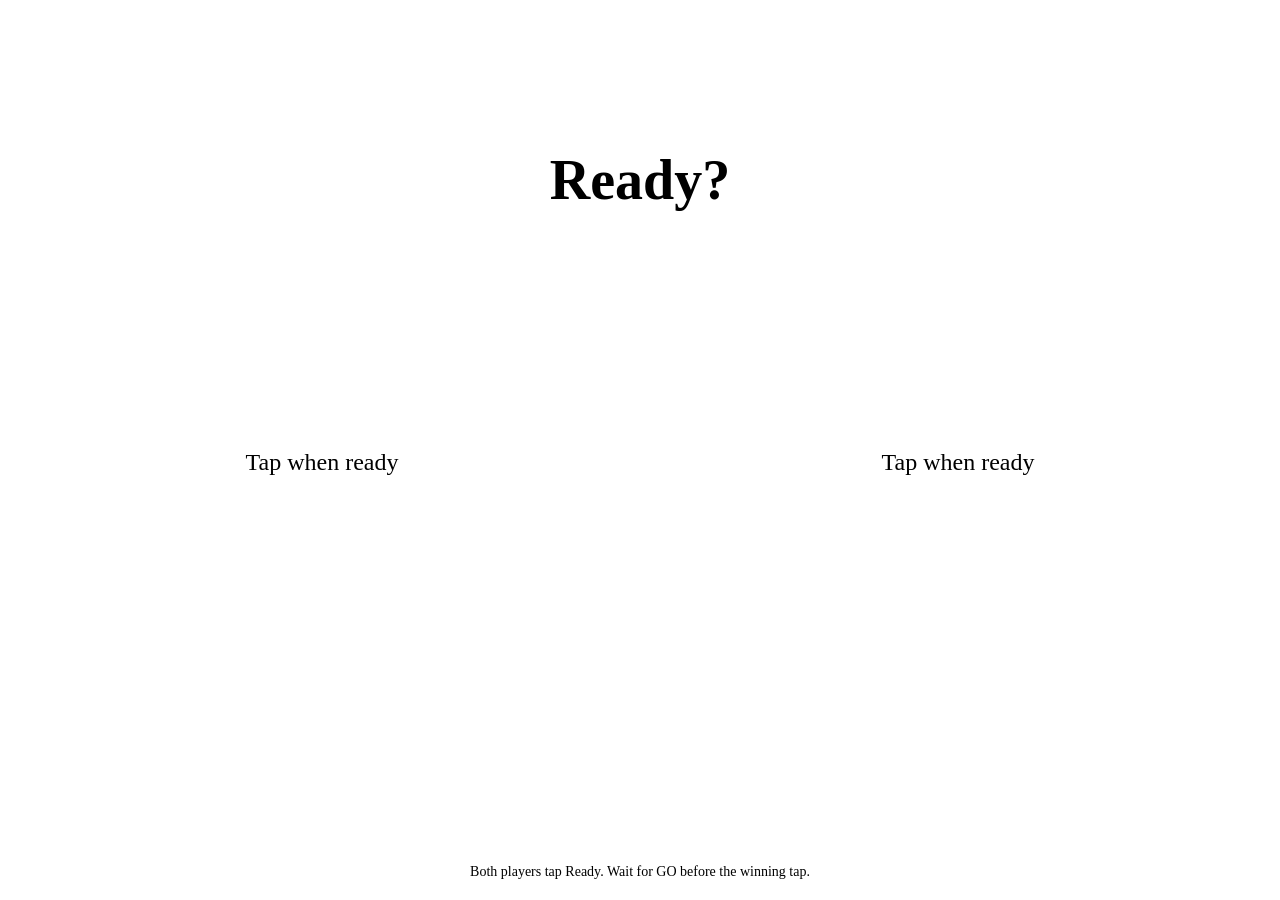
<file: components/chug_duel/index.html>
<!doctype html>
<html lang="en"><head><meta charset="utf-8"><meta name="viewport" content="width=device-width,initial-scale=1,viewport-fit=cover">
<style id="tokens"></style><style>
*{box-sizing:border-box}html,body{margin:0;width:100%;height:100%;overflow:hidden;overscroll-behavior:none;
 background:var(--bg);color:var(--text);font-family:var(--font-body)}
main{position:fixed;inset:0;display:grid;grid-template-columns:1fr 1fr;gap:8px;
 padding:calc(8px + env(safe-area-inset-top)) calc(8px + env(safe-area-inset-right))
 calc(8px + env(safe-area-inset-bottom)) calc(8px + env(safe-area-inset-left));touch-action:none}
button{border:2px solid var(--border);border-radius:var(--radius-lg);background:var(--surface);
 color:var(--text);font:inherit;touch-action:none;user-select:none;-webkit-user-select:none;
 display:flex;flex-direction:column;align-items:center;justify-content:center;gap:24px;min-width:0;padding:16px}
button strong{font-size:clamp(20px,5vw,32px);overflow-wrap:anywhere;max-width:100%}
button span{font-size:clamp(16px,4vw,24px)}button.ready{background:var(--surface-raised);border-color:var(--accent)}
button.winner{background:var(--accent);color:var(--on-accent)}button:disabled{opacity:1}
button:focus-visible{outline:3px solid var(--accent-ink);outline-offset:-6px}
#status{position:absolute;left:50%;top:20%;transform:translate(-50%,-50%);pointer-events:none;
 background:var(--bg);border:2px solid var(--border);border-radius:var(--radius-pill);padding:16px;
 font-size:clamp(26px,7vw,56px);font-weight:700;text-align:center;max-width:85%;overflow-wrap:anywhere}
#hint{position:fixed;bottom:calc(20px + env(safe-area-inset-bottom));left:16px;right:16px;
 margin:0;text-align:center;color:var(--text-muted);font-size:14px;pointer-events:none}
</style></head><body>
<main aria-label="Chug Duel split screen">
 <button id="challenger" aria-label="Challenger ready"><strong></strong><span>Tap when ready</span></button>
 <button id="opponent" aria-label="Opponent ready"><strong></strong><span>Tap when ready</span></button>
 <div id="status" role="status" aria-live="polite">Ready?</div>
</main><p id="hint">Both players tap Ready. Wait for GO before the winning tap.</p>
<script>
let game=null,ready=new Set(),arming=false,locked=false,result=null,tick=null,playAt=null,goAt=0;
const buttons=['challenger','opponent'].map(id=>document.getElementById(id));
const status=document.getElementById('status');
const hint=document.getElementById('hint');
function send(type,details){window.parent.postMessage({isStreamlitMessage:true,type,...details},'*');}
function emit(value){send('streamlit:setComponentValue',{value:{duel_id:game.duel_id,...value},dataType:'json'});}
function terminal(){return game?.state==='completed'||game?.state==='aborted';}
function winnerText(side){return String(game?.[side]||'Player')+' wins';}
function renderClock(){
 if(terminal()||locked){
   const winner=game?.state==='aborted'?null:game?.state==='completed'?game.winner:result;
   status.textContent=game?.state==='aborted'?'Ended without winner':winner?winnerText(winner):'Saving result…';
   hint.textContent=game?.state==='completed'?'Result saved':game?.state==='aborted'?'Both keep their normal drink points.':'Saving result…';
   buttons.forEach(b=>{b.disabled=true;b.classList.toggle('winner',b.id===winner);
     b.querySelector('span').textContent=b.id===winner?'Winner':game?.state==='aborted'?'Duel ended':'Finished';});
   return;
 }
 buttons.forEach(b=>{b.classList.toggle('ready',ready.has(b.id));b.querySelector('span').textContent=ready.has(b.id)?'Ready':'Tap when ready';});
 if(!game?.play_at){status.textContent=arming?'Starting…':'Ready?';hint.textContent='Both players tap their side to get ready.';return;}
 const remaining=goAt-performance.now();
 status.textContent=remaining>0?String(Math.ceil(remaining/1000)):'GO';
 hint.textContent=remaining>0?'Wait for GO':'First finish tap wins';
 buttons.forEach(b=>{b.querySelector('span').textContent=remaining>0?'Wait for GO':'Tap to finish';});
}
function press(side){
 if(!game||locked||terminal())return;
 if(!game.play_at){
   if(arming)return;
   ready.add(side);renderClock();
   if(ready.size===2){arming=true;emit({phase:'ready'});renderClock();}
   return;
 }
 if(performance.now()<goAt)return;
 // The first browser event locks both halves before any server round trip.
 locked=true;result=side;
 try{sessionStorage.setItem('chug-result-'+game.duel_id,side);}catch{}
 renderClock();emit({phase:'result',winner:side});
}
buttons.forEach(b=>{
 b.addEventListener('pointerdown',e=>{e.preventDefault();press(b.id);});
 b.addEventListener('keydown',e=>{if(!e.repeat&&(e.key==='Enter'||e.key===' ')){e.preventDefault();press(b.id);}});
});
window.addEventListener('message',event=>{
 if(event.source!==window.parent||event.data?.type!=='streamlit:render')return;
 const args=event.data.args;
 if(!args||typeof args.duel_id!=='string')return;
 if(game&&game.duel_id!==args.duel_id){ready=new Set();arming=false;locked=false;result=null;playAt=null;goAt=0;buttons.forEach(b=>{b.disabled=false;b.classList.remove('winner');});}
 if(args.play_at&&args.play_at!==playAt){
   // A live Ready -> armed transition always shows all three seconds. Keep
   // this monotonic deadline through polling/reruns; a resumed board uses
   // the already-saved server deadline instead of restarting its countdown.
   const remaining=Date.parse(args.play_at)-Date.parse(args.server_now);
   goAt=performance.now()+Math.max(arming?3000:0,remaining);
   playAt=args.play_at;
 }
 game=args;
 document.getElementById('tokens').textContent=args.tokens||'';
 buttons.forEach(b=>{b.querySelector('strong').textContent=String(args[b.id]||'Player');b.setAttribute('aria-label',String(args[b.id]||'Player')+' ready or finish');});
 if(!result&&!terminal()){try{const cached=sessionStorage.getItem('chug-result-'+game.duel_id);if(['challenger','opponent'].includes(cached)){result=cached;locked=true;}}catch{}}
 if(result&&game.play_at&&!terminal())emit({phase:'result',winner:result});
 renderClock();if(!tick)tick=setInterval(renderClock,100);
 send('streamlit:setFrameHeight',{height:window.innerHeight});
});
window.addEventListener('resize',()=>send('streamlit:setFrameHeight',{height:window.innerHeight}));
send('streamlit:componentReady',{apiVersion:1});send('streamlit:setFrameHeight',{height:window.innerHeight});
</script></body></html>
</file>
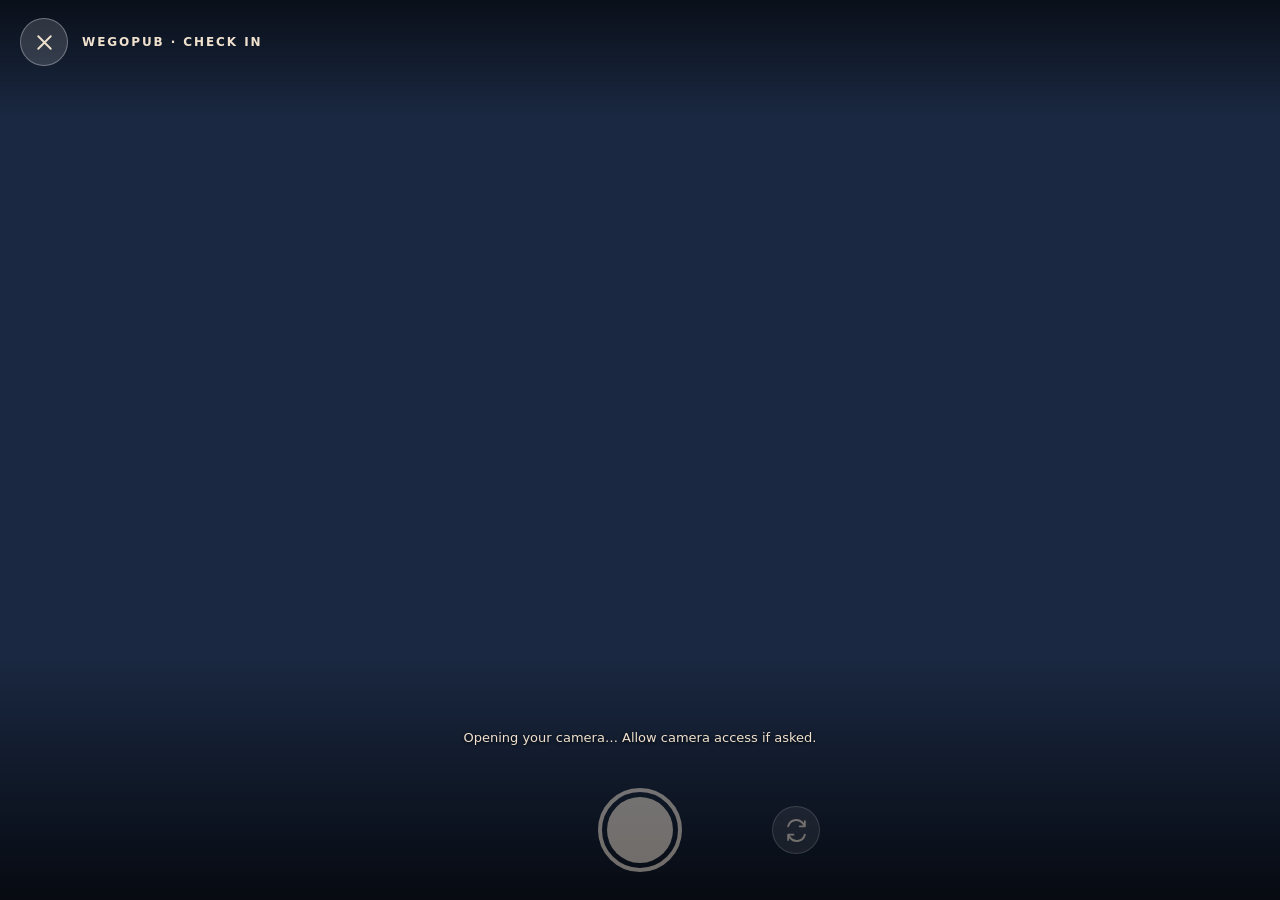
<file: components/drink_camera/index.html>
<!doctype html>
<html lang="en"><head><meta charset="utf-8"><meta name="viewport" content="width=device-width,initial-scale=1,viewport-fit=cover">
<style>
* { box-sizing:border-box; } html,body { margin:0; width:100%; height:100%; overflow:hidden; background:#1A2841; color:#F0E1CE; font:15px system-ui,sans-serif; }
.camera { position:fixed; inset:0; overflow:hidden; }
video,img { position:absolute; inset:0; width:100%; height:100%; object-fit:cover; }
video.front { transform:scaleX(-1); }
[hidden] { display:none !important; }
.top { position:absolute; top:0; left:0; right:0; display:flex; align-items:center; gap:14px; padding:calc(18px + env(safe-area-inset-top)) 20px 50px; background:linear-gradient(#0009,transparent); }
.top span { font-size:12px; font-weight:700; letter-spacing:.16em; }
button { cursor:pointer; color:#F0E1CE; background:#ffffff24; border:1px solid #ffffff50; display:grid; place-items:center; padding:0; -webkit-tap-highlight-color:transparent; }
.icon { border-radius:50%; width:48px; height:48px; }
svg { width:25px; height:25px; fill:none; stroke:currentColor; stroke-width:1.8; stroke-linecap:round; stroke-linejoin:round; }
button:focus-visible { outline:3px solid #F7D9A8; outline-offset:5px; } button:disabled { opacity:.45; cursor:wait; }
.bottom { position:absolute; bottom:0; left:0; right:0; padding:70px 24px calc(28px + env(safe-area-inset-bottom)); background:linear-gradient(transparent,#000b); }
#status { text-align:center; font-size:13px; line-height:1.5; min-height:40px; margin:0 auto 20px; max-width:360px; text-shadow:0 1px 4px #000; }
.controls { display:grid; grid-template-columns:1fr 84px 1fr; align-items:center; gap:20px; max-width:360px; margin:auto; }
#shutter { grid-column:2; width:84px; height:84px; border:4px solid #F0E1CE; border-radius:50%; background:transparent; padding:5px; }
#shutter::after { content:""; width:100%; height:100%; background:#F0E1CE; border-radius:50%; transition:transform .1s; }
#shutter:active::after { transform:scale(.9); }
#flip { grid-column:3; justify-self:end; }
#retry { border-radius:24px; padding:12px 22px; font:inherit; margin:0 auto 20px; }
</style></head><body>
<main class="camera" aria-label="Take a drink photo">
  <video id="video" autoplay playsinline muted aria-label="Live camera preview"></video>
  <img id="photo" alt="Your captured drink photo" hidden>
  <div class="top">
    <button id="cancel" class="icon" type="button" aria-label="Close camera"><svg viewBox="0 0 24 24" aria-hidden="true"><path d="m6 6 12 12M18 6 6 18"/></svg></button>
    <span>WEGOPUB · CHECK IN</span>
  </div>
  <div class="bottom">
    <p id="status" role="status" aria-live="polite">Opening your camera… Allow camera access if asked.</p>
    <button id="retry" type="button" hidden>Retry camera</button>
    <div class="controls">
      <button id="shutter" type="button" aria-label="Take photo" disabled></button>
      <button id="flip" class="icon" type="button" aria-label="Switch front and back camera" disabled><svg viewBox="0 0 24 24" aria-hidden="true"><path d="M4 8a8 8 0 0 1 14-3l2 3M20 3v5h-5M20 16a8 8 0 0 1-14 3l-2-3M4 21v-5h5"/></svg></button>
    </div>
  </div>
</main>
<script>
const video = document.getElementById('video');
const photo = document.getElementById('photo');
const shutter = document.getElementById('shutter');
const flip = document.getElementById('flip');
const cancel = document.getElementById('cancel');
const retry = document.getElementById('retry');
const status = document.getElementById('status');
let stream = null, started = false, opening = false, generation = 0;
let captured = false, disposed = false, facing = 'environment';
function send(type, details) {
  window.parent.postMessage({isStreamlitMessage:true, type, ...details}, '*');
}
function resize() { send('streamlit:setFrameHeight', {height:window.innerHeight}); }
function value(result) { send('streamlit:setComponentValue', {value:result, dataType:'json'}); }
function stopCamera() {
  generation += 1;
  if (stream) stream.getTracks().forEach(track => track.stop());
  stream = null;
  video.srcObject = null;
  shutter.disabled = true;
  flip.disabled = true;
}
async function openCamera() {
  if (opening || captured || stream || document.hidden || disposed) return;
  opening = true;
  let restart = false;
  const attempt = ++generation;
  retry.hidden = true;
  shutter.disabled = true;
  flip.disabled = true;
  status.textContent = 'Opening your camera… Allow camera access if asked.';
  try {
    if (!window.isSecureContext || !navigator.mediaDevices?.getUserMedia) throw {name:'UnsupportedCamera'};
    const acquired = await navigator.mediaDevices.getUserMedia({audio:false,
      video:{facingMode:{ideal:facing}, width:{ideal:1600}, height:{ideal:1200}}});
    if (attempt !== generation || captured || disposed || document.hidden) {
      acquired.getTracks().forEach(track => track.stop());
      restart = !document.hidden && !captured && !disposed;
      return;
    }
    stream = acquired;
    // Single-camera devices can return the same camera for either preference.
    const actualFacing = acquired.getVideoTracks()[0]?.getSettings?.().facingMode;
    video.classList.toggle('front', (actualFacing || facing) === 'user');
    video.srcObject = stream;
    await video.play();
    if (attempt !== generation || captured || disposed || document.hidden) return;
    shutter.disabled = !video.videoWidth;
    flip.disabled = false;
    status.textContent = 'Frame your drink';
  } catch (error) {
    if (attempt !== generation) {
      restart = !document.hidden && !captured && !disposed;
      return;
    }
    stopCamera();
    const messages = {
      NotAllowedError:'Camera access is blocked. Allow camera access for this site, then retry.',
      NotFoundError:'No camera was found. Open the app on a device with a camera.',
      NotReadableError:'The camera is busy. Close other camera apps, then retry.',
      UnsupportedCamera:'Open the app using its HTTPS address in Safari or Chrome to use the camera.'
    };
    status.textContent = messages[error.name] || 'The camera could not start. Please retry.';
    retry.hidden = false;
  } finally {
    opening = false;
    resize();
    if (restart) openCamera();
  }
}
video.addEventListener('loadeddata', () => { shutter.disabled = !stream || !video.videoWidth; });
shutter.addEventListener('click', () => {
  if (!stream || !video.videoWidth || captured || opening) return;
  const canvas = document.createElement('canvas');
  // Save the same centre crop shown in the full-screen preview.
  const bounds = video.getBoundingClientRect();
  const ratio = bounds.width / bounds.height;
  let width = video.videoWidth, height = video.videoHeight;
  if (width / height > ratio) width = height * ratio;
  else height = width / ratio;
  const scale = Math.min(1, 1600 / Math.max(width, height));
  canvas.width = Math.max(1, Math.round(width * scale));
  canvas.height = Math.max(1, Math.round(height * scale));
  const brush = canvas.getContext('2d');
  if (video.classList.contains('front')) { brush.translate(canvas.width, 0); brush.scale(-1, 1); }
  brush.drawImage(video, (video.videoWidth - width) / 2, (video.videoHeight - height) / 2,
    width, height, 0, 0, canvas.width, canvas.height);
  const image = canvas.toDataURL('image/jpeg', .88);
  captured = true;
  photo.src = image;
  photo.hidden = false;
  video.hidden = true;
  shutter.hidden = true;
  flip.hidden = true;
  cancel.hidden = true;
  status.textContent = 'Preparing your photo…';
  stopCamera();
  value({capture_id:crypto.randomUUID(), image});
});
flip.addEventListener('click', () => {
  if (opening || captured || disposed) return;
  facing = facing === 'environment' ? 'user' : 'environment';
  stopCamera();
  openCamera();
});
cancel.addEventListener('click', () => {
  disposed = true;
  stopCamera();
  value({cancelled:true});
});
retry.addEventListener('click', openCamera);
window.addEventListener('resize', resize);
window.addEventListener('pagehide', () => { disposed = true; stopCamera(); });
window.addEventListener('pageshow', () => { disposed = false; if (started) openCamera(); });
document.addEventListener('visibilitychange', () => {
  if (document.hidden) stopCamera();
  else if (!captured) openCamera();
});
window.addEventListener('message', event => {
  if (event.source !== window.parent || event.data?.type !== 'streamlit:render') return;
  if (!started) { started = true; openCamera(); }
  resize();
});
send('streamlit:componentReady', {apiVersion:1});
resize();
</script></body></html>
</file>
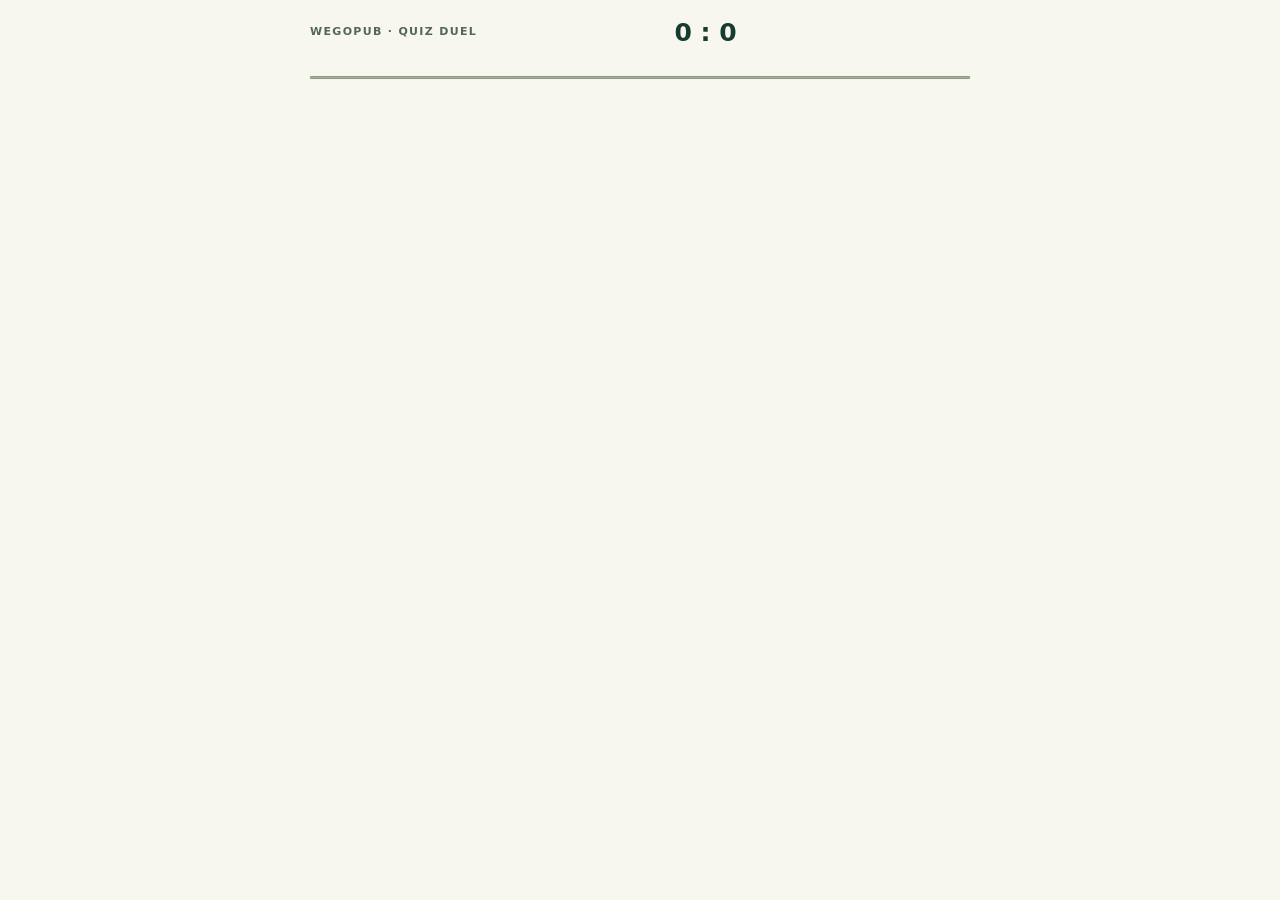
<file: components/quiz_duel/index.html>
<!doctype html>
<html lang="en"><head><meta charset="utf-8"><meta name="viewport" content="width=device-width,initial-scale=1,viewport-fit=cover">
<style id="tokens"></style><style>
*{box-sizing:border-box}html,body{height:100%;margin:0;overflow:hidden;background:var(--bg,#f7f7f0);color:var(--text,#183b30);font:16px var(--font-body,system-ui)}
[hidden]{display:none!important}main{height:100dvh;padding:calc(18px + env(safe-area-inset-top)) 20px calc(18px + env(safe-area-inset-bottom));display:flex;flex-direction:column;gap:14px;max-width:700px;margin:auto}
header{display:flex;justify-content:space-between;align-items:center;gap:12px}.eyebrow{font-size:11px;letter-spacing:.12em;font-weight:750;margin:0;color:var(--text-muted,#53655d)}#score{font-size:25px;font-weight:750;font-variant-numeric:tabular-nums}
#names{display:flex;justify-content:space-between;gap:12px;font-size:13px;overflow-wrap:anywhere}#names span{max-width:45%}#names span:last-child{text-align:right}
progress{width:100%;height:5px;accent-color:var(--accent,#bddf99)}section{margin:auto 0;min-height:0;overflow:auto;overscroll-behavior:contain}
h1{font:650 clamp(22px,4.8vw,32px)/1.25 var(--font-display,system-ui);margin:12px 0 20px}h2{font-size:25px;margin:12px 0}p{line-height:1.5}.center{text-align:center}#count{font-size:88px;font-weight:750;margin:0}#time{font-size:16px;font-weight:700;min-width:36px;font-variant-numeric:tabular-nums}
button{font:600 16px var(--font-body,system-ui);border:1px solid var(--border,#ccd6cb);border-radius:16px;background:var(--surface,#fff);color:var(--text,#183b30);cursor:pointer;min-height:52px;padding:14px 18px;touch-action:manipulation}
button:focus-visible{outline:3px solid var(--accent-ink,#236342);outline-offset:2px}button:disabled{opacity:.65;cursor:default}.primary{background:var(--accent,#bddf99);color:var(--on-accent,#183b30);border-color:transparent;width:100%}
#options{display:grid;gap:10px}#options button{text-align:left;display:flex;align-items:center;gap:12px;min-height:60px}#options button.selected{border:2px solid var(--accent-ink,#236342);background:var(--accent-soft,#e8f2dc)}#options b{font-size:12px;border:1px solid var(--border,#ccd6cb);border-radius:7px;padding:5px 8px}#status{font-size:14px;color:var(--text-muted,#53655d);min-height:24px;margin:0}footer{display:flex;justify-content:center}footer button{font-size:12px;background:transparent;min-height:38px;padding:8px 16px}#confirm{border:1px solid var(--border,#ccd6cb);border-radius:16px;padding:16px;background:var(--surface,#fff)}#confirm div{display:flex;gap:10px}#review{font-size:14px;color:var(--text-muted,#53655d)}@media(max-height:650px){main{gap:8px;padding-top:12px}h1{font-size:22px;margin:8px 0 12px}#options button{min-height:48px;padding:10px}#options{gap:7px}}
</style></head><body><main>
<header><p class="eyebrow">WEGOPUB · QUIZ DUEL</p><strong id="score">0 : 0</strong><span id="time" role="timer"></span></header>
<div id="names"><span id="challenger"></span><span id="opponent"></span></div><progress id="progress" value="20" max="20" aria-label="Time remaining"></progress>
<section id="ready" class="center" hidden><p class="eyebrow">THREE ROUNDS · ONE SHARED QUIZ</p><h1>Ready for the challenge?</h1><p id="stake"></p><p>General knowledge, multiplication, then logic.<br>Pick one answer. The faster correct answer wins the round.</p><button id="readyButton" class="primary">I'm ready</button></section>
<section id="countdown" class="center" hidden><p id="roundLabel" class="eyebrow"></p><p id="count"></p><p>Same question. Four choices.</p></section>
<section id="question" hidden><p id="category" class="eyebrow"></p><h1 id="prompt"></h1><div id="options"></div></section>
<section id="result" class="center" hidden><p class="eyebrow" id="resultLabel"></p><h1 id="resultTitle"></h1><p id="resultText"></p><p id="review"></p><button id="back" class="primary" hidden>Back to quizzes</button></section>
<p id="status" role="status" aria-live="polite"></p>
<div id="confirm" hidden><p id="confirmText"></p><div><button id="confirmQuit">Forfeit quiz</button><button id="stay">Keep playing</button></div></div>
<footer><button id="quit" hidden>Leave quiz</button></footer>
</main><script>
let args=null,game=null,epoch=0,mono=0,pending=null,lastPublish=0,selected=null,roundKey='',confirming=false;
const $=id=>document.getElementById(id),views=['ready','countdown','question','result'];
const send=(type,extra={})=>window.parent.postMessage({isStreamlitMessage:true,type,...extra},'*');
const now=()=>epoch+performance.now()-mono;
const store=()=>{try{if(pending)sessionStorage.setItem('quiz-event-'+game.id,JSON.stringify(pending));else sessionStorage.removeItem('quiz-event-'+game.id);}catch{}};
function emit(action,extra={}){
 if(pending||!game)return;
 pending={duel_id:game.id,event_id:crypto.randomUUID(),action,...extra};store();publish();render();
}
function publish(){if(!pending)return;lastPublish=performance.now();send('streamlit:setComponentValue',{value:{...pending,retry:Math.floor(lastPublish/5000)},dataType:'json'});}
function show(view){views.forEach(id=>$(id).hidden=id!==view);}
function render(){
 if(!game)return;
 const playing=['playing','between'].includes(game.status),accepted=game.status==='accepted';
 const terminal=!accepted&&!playing,own=game.challenger_id===args.member?'challenger':'opponent';
 $('score').textContent=game.challenger_score+' : '+game.opponent_score;
 $('quit').hidden=terminal;$('quit').textContent=accepted?'Cancel before start':'Forfeit quiz';
 $('confirm').hidden=!confirming;$('progress').hidden=game.status!=='playing';$('time').textContent='';
 $('status').textContent=pending?'Saving…':game.status==='playing'&&game.answered?'Answer locked · Waiting for the other player.':'';
 if(accepted){
  show('ready');$('stake').textContent='Stake: '+game.stake+' season points per side.';
  const ready=game[own+'_ready'];$('readyButton').disabled=ready||!!pending;
  $('readyButton').textContent=ready?'Ready · Waiting for opponent':"I'm ready";return;
 }
 if(game.status==='playing'){
  const left=Date.parse(game.round_starts_at)-now();
  if(left>0){show('countdown');$('roundLabel').textContent=game.round_no<3?'ROUND '+(game.round_no+1):'DECIDING QUESTION '+(game.round_no-2);$('count').textContent=Math.ceil(left/1000);return;}
  show('question');const seconds=Math.max(0,(Date.parse(game.deadline)-now())/1000);
  $('time').textContent=Math.ceil(seconds)+'s';$('progress').value=seconds;
  $('category').textContent=(game.round_no<3?'ROUND '+(game.round_no+1):'DECIDER '+(game.round_no-2))+' · '+game.question.category.toUpperCase();
  $('prompt').textContent=game.question.question;
  const key=game.id+':'+game.round_no;
  if(roundKey!==key){
   roundKey=key;selected=null;$('options').replaceChildren();
   game.question.options.forEach((option,i)=>{const button=document.createElement('button'),letter=document.createElement('b'),text=document.createElement('span');letter.textContent='ABCD'[i];text.textContent=option;button.append(letter,text);button.onclick=()=>answer(i);$('options').append(button);});
  }
  [...$('options').children].forEach((button,i)=>{button.disabled=!!pending||game.answered||seconds<=0;button.classList.toggle('selected',i===selected);});
  if(seconds<=0)$('status').textContent='Time is up · Waiting for the saved result.';
  return;
 }
 show('result');const last=game.round_results.at(-1);
 $('resultLabel').textContent=game.status==='between'?'ROUND RESULT':'QUIZ COMPLETE';
 if(game.status==='between'){
  $('resultTitle').textContent=last?.winner_id===args.member?'You won the round':last?.winner_id?'Opponent won the round':'No round point';
  $('resultText').textContent='Next round in '+Math.max(0,Math.ceil((Date.parse(game.next_round_at)-now())/1000))+'s';$('back').hidden=true;
 }else{
  $('resultTitle').textContent=game.winner_id===args.member?'You won!':game.winner_id?'Opponent wins':game.status==='draw'?'It’s a draw':'Quiz '+game.status;
  $('resultText').textContent=game.winner_id?(game.winner_id===args.member?'+':'−')+game.stake+' season points'+(game.reason==='forfeit'?' · Forfeit':''): 'No points transferred. Any reserved stake is released.';
  $('back').hidden=false;$('back').disabled=!!pending;
 }
 $('review').textContent=last?'Correct: '+last.options[last.correct_index]+'. '+last.explanation:'';
}
function answer(choice){if(!game||game.status!=='playing'||pending||game.answered||now()<Date.parse(game.round_starts_at)||now()>=Date.parse(game.deadline))return;selected=choice;emit('answer',{round_no:game.round_no,choice});}
$('readyButton').onclick=()=>emit('ready');$('back').onclick=()=>emit('back');
$('quit').onclick=()=>{confirming=true;$('confirmText').textContent=game.status==='accepted'?'Cancel this quiz and release both stakes?':'Forfeiting transfers your '+game.stake+' point stake to your opponent.';$('confirmQuit').textContent=game.status==='accepted'?'Cancel quiz':'Forfeit quiz';render();};
$('stay').onclick=()=>{confirming=false;render();};$('confirmQuit').onclick=()=>{confirming=false;emit(game.status==='accepted'?'cancel':'forfeit');};
document.addEventListener('keydown',event=>{if(!event.repeat&&!confirming&&'abcd'.includes(event.key.toLowerCase())&&event.key.length===1)answer('abcd'.indexOf(event.key.toLowerCase()));});
window.addEventListener('message',event=>{
 if(event.source!==window.parent||event.data?.type!=='streamlit:render')return;
 args=event.data.args;game=args.duel;epoch=Date.parse(game.server_now);mono=performance.now();
 $('tokens').textContent=args.tokens;$('challenger').textContent=args.challenger+ (game.challenger_id===args.member?' · You':'');$('opponent').textContent=args.opponent+(game.opponent_id===args.member?' · You':'');
 if(!pending){try{pending=JSON.parse(sessionStorage.getItem('quiz-event-'+game.id));}catch{}}
 if(pending&&(pending.duel_id!==game.id||pending.event_id===args.acknowledgement
 ||pending.action==='answer'&&(pending.round_no!==game.round_no||game.answered||game.status!=='playing')
 ||pending.action==='ready'&&game[game.challenger_id===args.member?'challenger_ready':'opponent_ready'])){pending=null;store();}
 if(pending?.action==='answer')selected=pending.choice;
 render();send('streamlit:setFrameHeight',{height:window.innerHeight});
});
setInterval(()=>{render();if(pending&&performance.now()-lastPublish>5000)publish();},100);
window.addEventListener('resize',()=>send('streamlit:setFrameHeight',{height:window.innerHeight}));
send('streamlit:componentReady',{apiVersion:1});
</script></body></html>
</file>
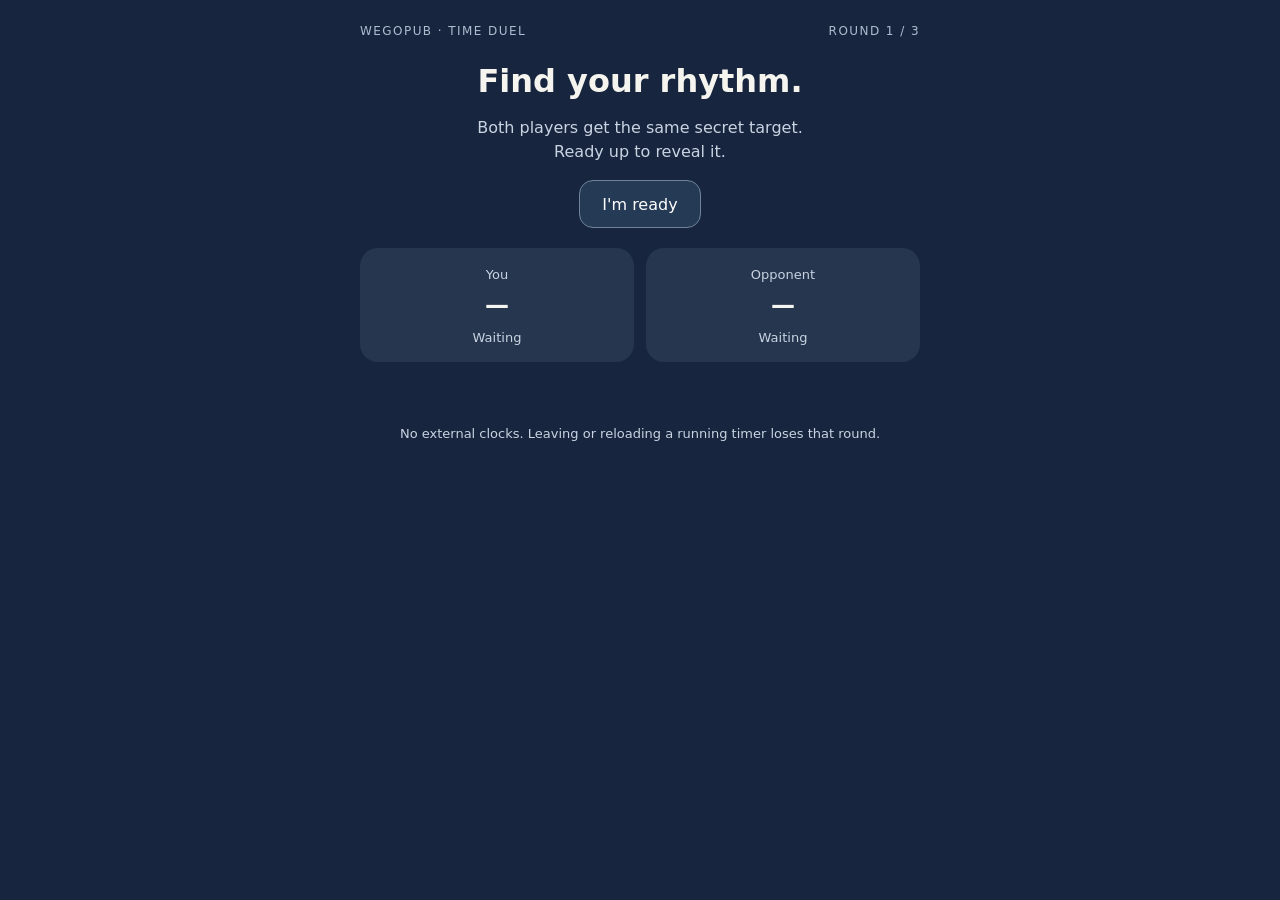
<file: components/time_duel/index.html>
<!doctype html><html lang="en"><head><meta charset="utf-8"><meta name="viewport" content="width=device-width,initial-scale=1">
<style>
:root{color-scheme:dark;font-family:system-ui,sans-serif;color:#f5f4ee;background:#17263e}*{box-sizing:border-box}[hidden]{display:none!important}body{margin:0}main{max-width:600px;margin:auto;padding:24px 20px;text-align:center}header{display:flex;justify-content:space-between;color:#aebcd0;font-size:12px;letter-spacing:.12em}h1{font-size:32px;margin:24px 0 12px}p{line-height:1.5;color:#c9d3e2}.target{font-size:64px;font-weight:800;color:#f5d98b;margin:12px}.tap{width:min(72vw,270px);height:min(72vw,270px);border-radius:50%;font-size:30px;font-weight:800;margin:12px;background:#f5d98b;color:#17263e;border:8px solid #34465b;touch-action:manipulation;user-select:none;-webkit-user-select:none}.tap.running{background:#82d4c3}.hint{font-size:13px}button{cursor:pointer;font:inherit;min-height:48px;border:1px solid #708399;background:#253a55;color:#fff;padding:12px 22px;border-radius:14px}button:disabled{opacity:.55;cursor:default}button:focus-visible{outline:3px solid #fff;outline-offset:4px}.results{display:grid;grid-template-columns:1fr 1fr;gap:12px;margin:20px 0}.card{background:#25364e;border-radius:18px;padding:16px;min-width:0}.card strong{display:block;font-size:24px;margin:8px 0}.card span{font-size:13px;color:#c9d3e2}table{width:100%;font-size:13px;margin:20px 0;border-collapse:collapse}td,th{padding:10px 4px;border-bottom:1px solid #34465b}#message{min-height:26px}footer{margin-top:20px}#cancel{background:transparent} @media(max-height:700px){main{padding-top:12px}h1{font-size:26px;margin:16px 0 8px}.target{font-size:48px}.tap{width:200px;height:200px;margin:6px}}
</style></head><body><main>
<header><span>WEGOPUB · TIME DUEL</span><span id="round">ROUND 1 / 3</span></header>
<section id="ready"><h1>Find your rhythm.</h1><p>Both players get the same secret target.<br>Ready up to reveal it.</p><button id="readyButton">I'm ready</button></section>
<section id="play" hidden><p id="instruction">Your target</p><div id="target" class="target"></div><button id="tap" class="tap">Start</button><p class="hint">Tap once to start. Tap again when the time feels right.</p></section>
<section id="result" hidden><h1 id="resultTitle"></h1><p id="reward"></p><p id="summary"></p><button id="back">Back to Time Duel</button></section>
<div class="results"><div class="card"><span id="ownName">You</span><strong id="ownTime">—</strong><span id="ownError">Waiting</span></div><div class="card"><span id="otherName">Opponent</span><strong id="otherTime">—</strong><span id="otherError">Waiting</span></div></div>
<table id="history" hidden><thead><tr><th>Round</th><th>Target</th><th>Your time</th><th>Opponent</th></tr></thead><tbody></tbody></table>
<p id="message" role="status" aria-live="polite"></p><p class="hint">No external clocks. Leaving or reloading a running timer loses that round.</p>
<footer><button id="cancel" hidden>Cancel before start</button></footer>
</main><script>
const $=id=>document.getElementById(id),send=(type,extra={})=>parent.postMessage({isStreamlitMessage:true,type,...extra},'*');
let args=null,d=null,queue=[],running=null,localResult=null,key='',lastPublish=0,restored=false;
const terminal=()=>!['accepted','playing'].includes(d.status);
const own=()=>d.rounds.find(r=>r.round_no===d.round_no&&r.membership_id===args.member);
const other=()=>d.rounds.find(r=>r.round_no===d.round_no&&r.membership_id!==args.member);
const storageKey=()=>`time-duel:${args.member}:${d.id}`;
function save(){try{sessionStorage.setItem(storageKey(),JSON.stringify({queue,activeRound:running===null?null:d.round_no}));}catch{}}
function enqueue(action,extra={}){queue.push({duel_id:d.id,event_id:crypto.randomUUID(),action,round_no:d.round_no,...extra});save();publish();render();}
function publish(){if(!queue.length)return;lastPublish=performance.now();send('streamlit:setComponentValue',{value:{...queue[0],retry:Math.floor(lastPublish/3000)},dataType:'json'});}
function abandon(){if(running===null)return;running=null;localResult=null;enqueue('abandon');}
function render(){
 if(!d)return;
 const a=own(),b=other(),done=terminal(),active=running!==null;
 $('round').textContent=`ROUND ${d.round_no+1} / 3`;
 $('ready').hidden=d.status!=='accepted';$('play').hidden=d.status!=='playing';$('result').hidden=!done;
 $('readyButton').disabled=!!a?.ready||queue.length>0;$('readyButton').textContent=a?.ready?'Ready · Waiting for opponent':"I'm ready";
 $('target').textContent=active?'?':d.target_ms?`${d.target_ms/1000}s`:'';
 $('instruction').textContent=active?'Trust your sense of time':'Your target';
 $('tap').textContent=active?'Stop':a?.elapsed_ms!==null&&a?.elapsed_ms!==undefined||localResult!==null?'Saved':a?.abandoned?'Round lost':'Start';
 $('tap').classList.toggle('running',active);
 $('tap').disabled=!active&&(!!a?.started||!!a?.abandoned||localResult!==null||queue.length>0);
 const name=args.member===d.challenger_id?args.opponent:args.challenger;
 $('otherName').textContent=name;
 function result(r,time,error,isOwn){
  const ms=isOwn&&localResult!==null?localResult:r?.elapsed_ms;
  $(time).textContent=r?.abandoned?'Lost':ms!==null&&ms!==undefined?`${(ms/1000).toFixed(3)}s`:'—';
  $(error).textContent=r?.abandoned?'Abandoned round':ms!==null&&ms!==undefined&&d.target_ms?`${(Math.abs(ms-d.target_ms)/1000).toFixed(3)}s off`:(r?.started?'Timing…':'Waiting');
 }
 result(a,'ownTime','ownError',true);result(b,'otherTime','otherError',false);
 $('message').textContent=queue.length?'Saving…':d.status==='playing'&&(a?.elapsed_ms!==null||a?.abandoned)?'Waiting for opponent. Next round opens automatically.':'';
 $('cancel').hidden=d.started_at!==null||done;
 $('history').hidden=(!done&&!d.rounds.some(r=>r.round_no<d.round_no))||active;
 const tbody=$('history').querySelector('tbody');tbody.replaceChildren();
 for(let n=0;n<(done?d.round_no+1:d.round_no);n++){
  const a=d.rounds.find(r=>r.round_no===n&&r.membership_id===args.member),b=d.rounds.find(r=>r.round_no===n&&r.membership_id!==args.member),tr=document.createElement('tr');
  if(!a||!b)continue;
  [n+1,`${a.target_ms/1000}s`,a.abandoned?'Lost':a.elapsed_ms===null?'—':`${(a.elapsed_ms/1000).toFixed(3)}s`,b.abandoned?'Lost':b.elapsed_ms===null?'—':`${(b.elapsed_ms/1000).toFixed(3)}s`].forEach(v=>{const td=document.createElement('td');td.textContent=v;tr.append(td);});tbody.append(tr);
 }
 if(done){
  const won=d.winner_id===args.member,both=d.status==='draw'&&!!d.boost_ends_at;
  $('resultTitle').textContent=won?'You won!':both?'An exact tie!':d.winner_id?'Opponent wins':d.status==='draw'?'A draw — no reward':'Duel '+d.status;
  $('reward').textContent=(won||both)?'×1.25 personal season points, active until '+new Date(d.boost_ends_at).toLocaleTimeString()+'. Territory points stay unchanged.':'No bonus earned from this duel.';
  const scores=member=>{const rows=d.rounds.filter(r=>r.membership_id===member);return `${rows.filter(r=>r.abandoned).length} abandoned · ${(rows.reduce((sum,r)=>sum+(r.elapsed_ms===null?0:Math.abs(r.elapsed_ms-r.target_ms)),0)/1000).toFixed(3)}s total error`;};
  $('summary').textContent=`You: ${scores(args.member)}. ${name}: ${scores(args.member===d.challenger_id?d.opponent_id:d.challenger_id)}.`;
  $('back').disabled=queue.length>0;
 }
}
$('tap').addEventListener('click',()=>{
 if(running!==null){localResult=Math.min(30000,Math.max(0,Math.round(performance.now()-running)));running=null;enqueue('stop',{elapsed_ms:localResult});}
 else if(d?.status==='playing'&&!queue.length&&!own()?.started&&!own()?.abandoned){running=performance.now();enqueue('start');}
});
$('readyButton').onclick=()=>enqueue('ready');$('back').onclick=()=>enqueue('back');$('cancel').onclick=()=>enqueue('cancel');
document.addEventListener('visibilitychange',()=>{if(document.hidden)abandon();});
window.addEventListener('pagehide',()=>{save();});
window.addEventListener('message',event=>{
 if(event.source!==parent||event.data?.type!=='streamlit:render')return;
 args=event.data.args;d=args.duel;
 if(!restored){
  restored=true;let saved=null;try{saved=JSON.parse(sessionStorage.getItem(storageKey()));}catch{}
  queue=saved?.queue||[];
  // An interrupted running clock cannot restart or submit a new estimate.
  if(saved?.activeRound===d.round_no&&!terminal()){
   if(!queue.some(e=>e.action==='start')&&own()?.started)enqueue('abandon');
   else queue.push({duel_id:d.id,event_id:crypto.randomUUID(),action:'abandon',round_no:d.round_no});
  }else if(own()?.started&&own().elapsed_ms===null&&!own().abandoned&&!queue.some(e=>['stop','abandon'].includes(e.action))){enqueue('abandon');}
 }
 const oldLength=queue.length;
 queue=queue.filter(e=>e.event_id!==args.acknowledgement&&(e.action==='back'||!terminal())&&(e.action==='back'||e.action==='cancel'||e.round_no===d.round_no));
 const nextKey=`${d.id}:${d.round_no}`;
 if(key!==nextKey||terminal()){running=null;localResult=null;key=nextKey;}
 // Acknowledged starts do not reset the local monotonic timer.
 save();render();if(queue.length&&queue.length!==oldLength)publish();send('streamlit:setFrameHeight',{height:document.documentElement.scrollHeight});
});
setInterval(()=>{if(running!==null&&performance.now()-running>=30000)abandon();if(queue.length&&performance.now()-lastPublish>3000)publish();},100);
send('streamlit:componentReady',{apiVersion:1});
</script></body></html>
</file>
